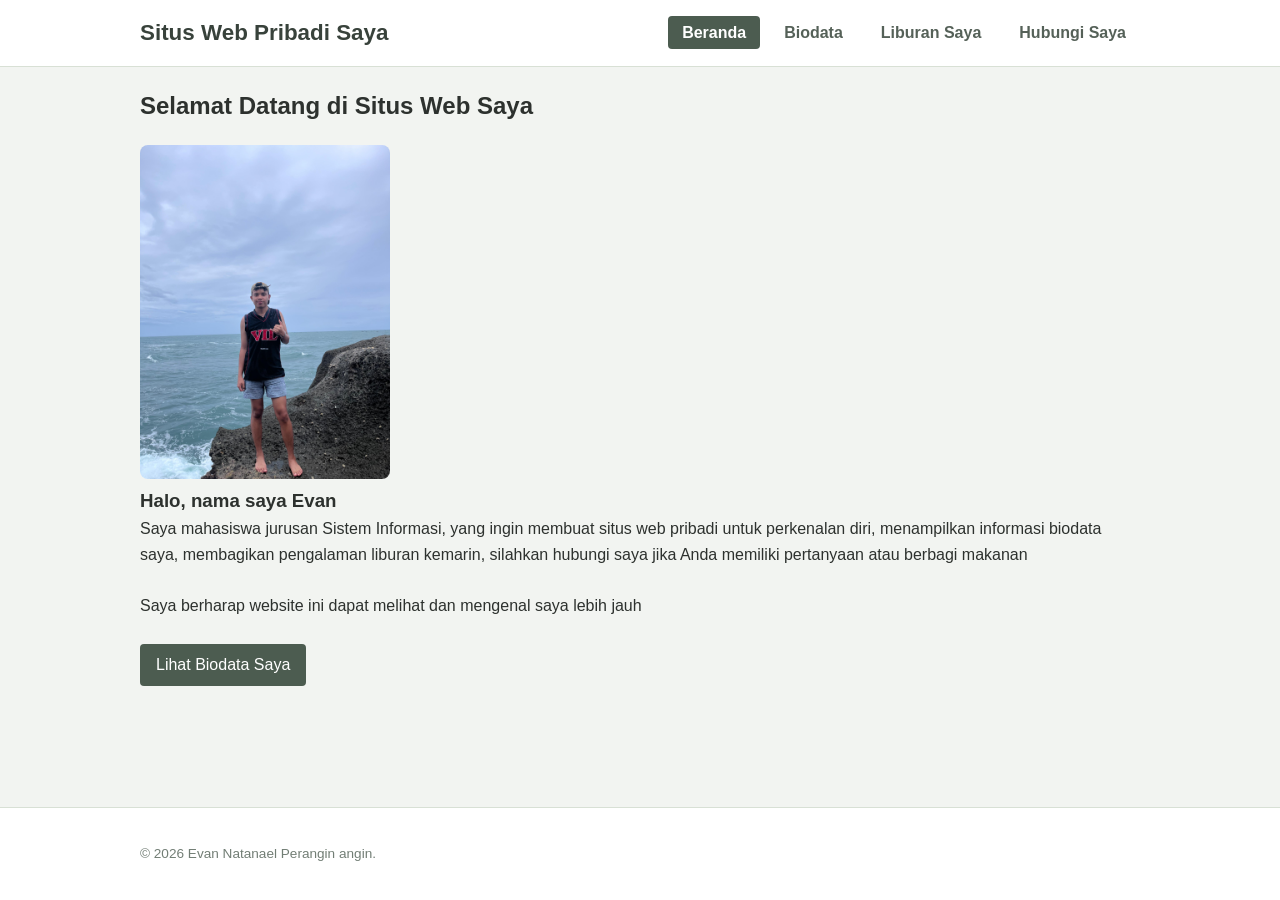
<file: index.html>
<!DOCTYPE html>
<html lang="id">
<head>
    <meta charset="UTF-8">
    <meta name="viewport" content="width=device-width, initial-scale=1.0">
    <title>Beranda - Evan Natanael Perangin angin</title>
    <link rel="stylesheet" href="style.css">
</head>
<body>

    <header class="site-header">
        <div class="container header-container">
            <div class="logo">
                <a href="index.html">Situs Web Pribadi Saya</a>
            </div>
            <nav class="main-nav">
                <ul>
                    <li><a href="index.html" class="active">Beranda</a></li>
                    <li><a href="biodata.html">Biodata</a></li>
                    <li><a href="myHoliday.html">Liburan Saya</a></li>
                    <li><a href="contact.html">Hubungi Saya</a></li>
                </ul>
            </nav>
        </div>
    </header>

    <main class="container page-content">
        <div class="konten">
            <h2>Selamat Datang di Situs Web Saya</h2>

            <div class="layout-biodata" style="margin-top: 20px;">
                <div>
                    <img src="foto-evan.jpeg" alt="Foto Evan Natanael Perangin angin" class="foto-profil" style="max-width: 250px; width: 100%; height: auto; border-radius: 8px;">
                </div>
                <div>
                    <h3>Halo, nama saya Evan </h3>
                    <p>Saya mahasiswa jurusan Sistem Informasi, yang ingin membuat situs web pribadi untuk perkenalan diri, menampilkan informasi biodata saya, membagikan pengalaman liburan kemarin, silahkan hubungi saya jika Anda memiliki pertanyaan atau berbagi makanan</p>
                    <br>
                    <p>Saya berharap website ini dapat melihat dan mengenal saya lebih jauh</p>
                    <br>
                    <a href="biodata.html" class="tombol">Lihat Biodata Saya</a>
                </div>
            </div>
        </div>
    </main>

    <footer class="site-footer">
        <div class="container footer-container">
            <p>&copy; 2026 Evan Natanael Perangin angin.</p>
        </div>
    </footer>

</body>
</html>
</file>
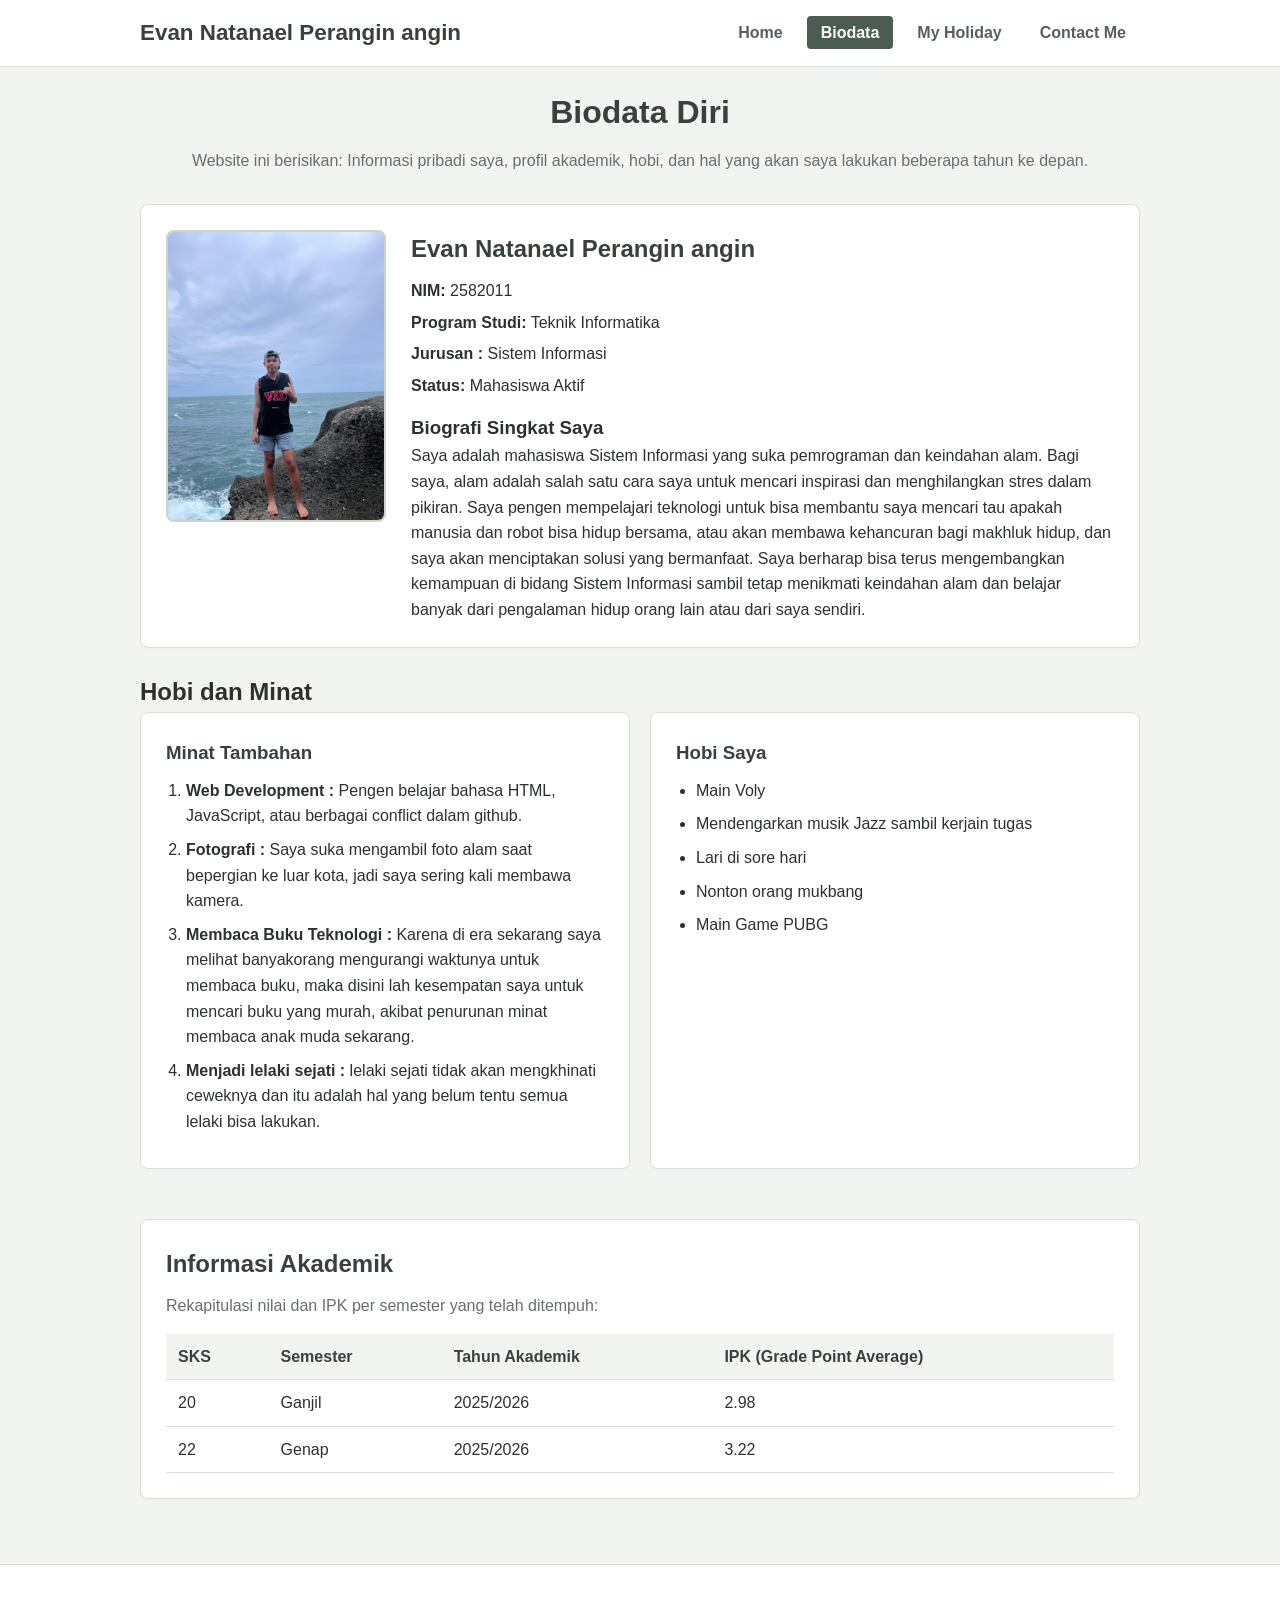
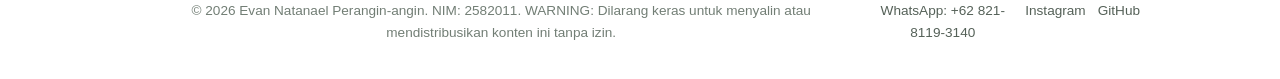
<file: biodata.html>
<!DOCTYPE html>
<html lang="id">
<head>
    <meta charset="UTF-8">
    <meta name="viewport" content="width=device-width, initial-scale=1.0">
    <title>Biodata - Evan Natanael Perangin angin</title>
    <link rel="stylesheet" href="style.css">
</head>
<body>

    <header class="site-header">
        <div class="container header-container">
            <div class="logo">
                <a href="index.html">Evan Natanael Perangin angin</a>
            </div>
            <nav class="main-nav">
                <ul>
                    <li><a href="index.html">Home</a></li>
                    <li><a href="biodata.html" class="active">Biodata</a></li>
                    <li><a href="myHoliday.html">My Holiday</a></li>
                    <li><a href="contact.html">Contact Me</a></li>
                </ul>
            </nav>
        </div>
    </header>

    <main class="container page-content">
        <section class="page-header">
            <h1>Biodata Diri</h1>
            <p>Website ini berisikan: Informasi pribadi saya, profil akademik, hobi, dan hal yang akan saya lakukan beberapa tahun ke depan.</p>
        </section>

        <section class="bio-section">
            <div class="bio-grid">
                <div class="profile-photo-wrapper">
                    <img src="foto-evan.jpeg" alt="Foto Evan" class="profile-photo" width="200">
                </div>
                <div class="bio-details">
                    <h2>Evan Natanael Perangin angin</h2>
                    <ul class="info-list">
                        <li><strong>NIM:</strong> 2582011</li>
                        <li><strong>Program Studi:</strong> Teknik Informatika</li>
                        <li><strong>Jurusan : </strong> Sistem Informasi</li>
                        <li><strong>Status:</strong> Mahasiswa Aktif</li>
                    </ul>
                    <h3>Biografi Singkat Saya</h3>
                    <p>Saya adalah mahasiswa Sistem Informasi yang suka pemrograman dan keindahan alam. Bagi saya, alam adalah salah satu cara saya untuk mencari inspirasi dan menghilangkan stres dalam pikiran. 
                        Saya pengen mempelajari teknologi untuk bisa membantu saya mencari tau apakah manusia dan robot bisa hidup bersama, atau akan membawa kehancuran bagi makhluk hidup, dan saya akan menciptakan solusi yang bermanfaat. 
                        Saya berharap bisa terus mengembangkan kemampuan di bidang Sistem Informasi sambil tetap menikmati keindahan alam dan belajar banyak dari pengalaman hidup orang lain atau dari saya sendiri. </p>
                </div>
            </div>
        </section>

        <section class="hobbies-section">
            <h2>Hobi dan Minat</h2>
            <div class="hobbies-grid">
                <div class="hobby-box">
                    <h3>Minat Tambahan</h3>
                    <ol>
                        <li><strong>Web Development :</strong> Pengen belajar bahasa HTML, JavaScript, atau berbagai conflict dalam github.</li>
                        <li><strong>Fotografi :</strong> Saya suka mengambil foto alam saat bepergian ke luar kota, jadi saya sering kali membawa kamera.</li>
                        <li><strong>Membaca Buku Teknologi :</strong> Karena di era sekarang saya melihat banyakorang mengurangi waktunya untuk membaca buku, maka disini lah kesempatan saya untuk mencari buku yang murah, akibat penurunan minat membaca anak muda sekarang.</li>
                        <li><strong>Menjadi lelaki sejati :</strong> lelaki sejati tidak akan mengkhinati ceweknya dan itu adalah hal yang belum tentu semua lelaki bisa lakukan. </li>
                    </ol>
                </div>
                <div class="hobby-box">
                    <h3>Hobi Saya</h3>
                    <ul>
                        <li>Main Voly </li>
                        <li>Mendengarkan musik Jazz sambil kerjain tugas</li>
                        <li>Lari di sore hari </li>
                        <li>Nonton orang mukbang </li>
                        <li>Main Game PUBG </li>
                    </ul>
                </div>
            </div>
        </section>

        <section class="academic-section">
            <h2>Informasi Akademik</h2>
            <p>Rekapitulasi nilai dan IPK per semester yang telah ditempuh:</p>

            <div class="table-responsive">
                <table class="academic-table">
                    <thead>
                        <tr>
                            <th> SKS</th>
                            <th> Semester</th>
                            <th> Tahun Akademik</th>
                            <th> IPK (Grade Point Average)</th>
                        </tr>
                    </thead>
                    <tbody>
                        <tr>
                            <td> 20 </td>
                            <td> Ganjil </td>
                            <td> 2025/2026 </td>
                            <td> 2.98 </td>
                        </tr>
                        <tr>
                            <td> 22 </td>
                            <td> Genap </td>
                            <td> 2025/2026 </td>
                            <td> 3.22 </td>
                        </tr>
                    </tbody>
                </table>
            </div>
        </section>
    </main>

    <footer class="site-footer">
        <div class="container footer-container">
            <p>&copy; 2026 Evan Natanael Perangin-angin. NIM: 2582011. WARNING: Dilarang keras untuk menyalin atau mendistribusikan konten ini tanpa izin.</p>
            <div class="social-links">
                <a href="https://wa.me/6282181193140" target="_blank" rel="noopener">WhatsApp: +62 821-8119-3140</a>
                <a href="https://instagram.com/evann_nangin" target="_blank" rel="noopener">Instagram</a>
                <a href="https://github.com/evan-2582011" target="_blank" rel="noopener">GitHub</a>
            </div>
        </div>
    </footer>

</body>
</html>
</file>
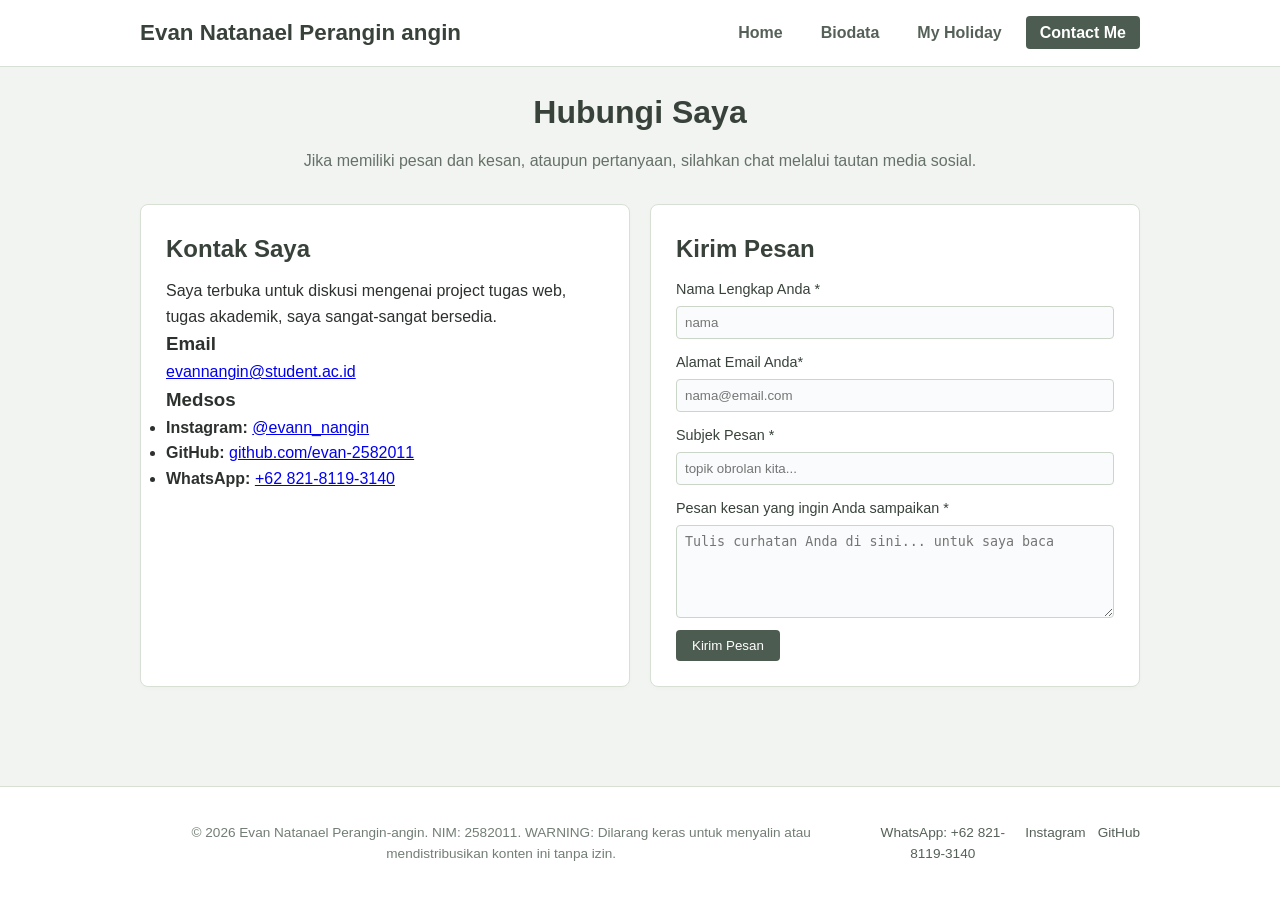
<file: contact.html>
<!DOCTYPE html>
<html lang="id">
<head>
    <meta charset="UTF-8">
    <meta name="viewport" content="width=device-width, initial-scale=1.0">
    <title>Contact Me - Evan Natanael Perangin angin</title>
    <link rel="stylesheet" href="style.css">
</head>
<body>

    <header class="site-header">
        <div class="container header-container">
            <div class="logo">
                <a href="index.html">Evan Natanael Perangin angin</a>
            </div>
            <nav class="main-nav">
                <ul>
                    <li><a href="index.html">Home</a></li>
                    <li><a href="biodata.html">Biodata</a></li>
                    <li><a href="myHoliday.html">My Holiday</a></li>
                    <li><a href="contact.html" class="active">Contact Me</a></li>
                </ul>
            </nav>
        </div>
    </header>

    <main class="container page-content">
        <section class="page-header">
            <h1>Hubungi Saya</h1>
            <p>Jika memiliki pesan dan kesan, ataupun pertanyaan, silahkan chat melalui tautan media sosial.</p>
        </section>

        <section class="contact-grid">

            <div class="contact-info">
                <h2>Kontak Saya</h2>
                <p>Saya terbuka untuk diskusi mengenai project tugas web, tugas akademik, saya sangat-sangat bersedia.</p>

                <h3>Email</h3>
                <p><a href="mailto:evannangin@student.ac.id">evannangin@student.ac.id</a></p>

                <h3>Medsos</h3>
                <ul>
                    <li><b>Instagram:</b> <a href="https://instagram.com/evann_nangin" target="_blank">@evann_nangin</a></li>
                    <li><b>GitHub:</b> <a href="https://github.com/evan-2582011" target="_blank">github.com/evan-2582011</a></li>
                    <li><b>WhatsApp:</b> <a href="https://wa.me/6282181193140" target="_blank">+62 821-8119-3140</a></li>
                </ul>
            </div>

            <div class="contact-form-wrapper">
                <h2>Kirim Pesan</h2>
                <form action="mailto:2582011@unai.edu" method="post" enctype="text/plain">
                    
                    <div class="form-group">
                        <label for="fullName">Nama Lengkap Anda *</label>
                        <input type="text" id="fullName" name="fullName" placeholder="nama" required>
                    </div>

                    <div class="form-group">
                        <label for="email">Alamat Email Anda*</label>
                        <input type="email" id="email" name="email" placeholder="nama@email.com" required>
                    </div>

                    <div class="form-group">
                        <label for="subject">Subjek Pesan *</label>
                        <input type="text" id="subject" name="subject" placeholder="topik obrolan kita..." required>
                    </div>

                    <div class="form-group">
                        <label for="message">Pesan kesan yang ingin Anda sampaikan *</label>
                        <textarea id="message" name="message" rows="5" placeholder="Tulis curhatan Anda di sini... untuk saya baca" required></textarea>
                    </div>

                    <button type="submit" class="btn-submit">Kirim Pesan</button>

                </form>
            </div>

        </section>
    </main>

    <footer class="site-footer">
        <div class="container footer-container">
            <p>&copy; 2026 Evan Natanael Perangin-angin. NIM: 2582011. WARNING: Dilarang keras untuk menyalin atau mendistribusikan konten ini tanpa izin.</p>
            <div class="social-links">
                <a href="https://wa.me/6282181193140" target="_blank">WhatsApp: +62 821-8119-3140</a>
                <a href="https://instagram.com/evann_nangin" target="_blank">Instagram</a>
                <a href="https://github.com/evan-2582011" target="_blank">GitHub</a>
            </div>
        </div>
    </footer>

</body>
</html>
</file>
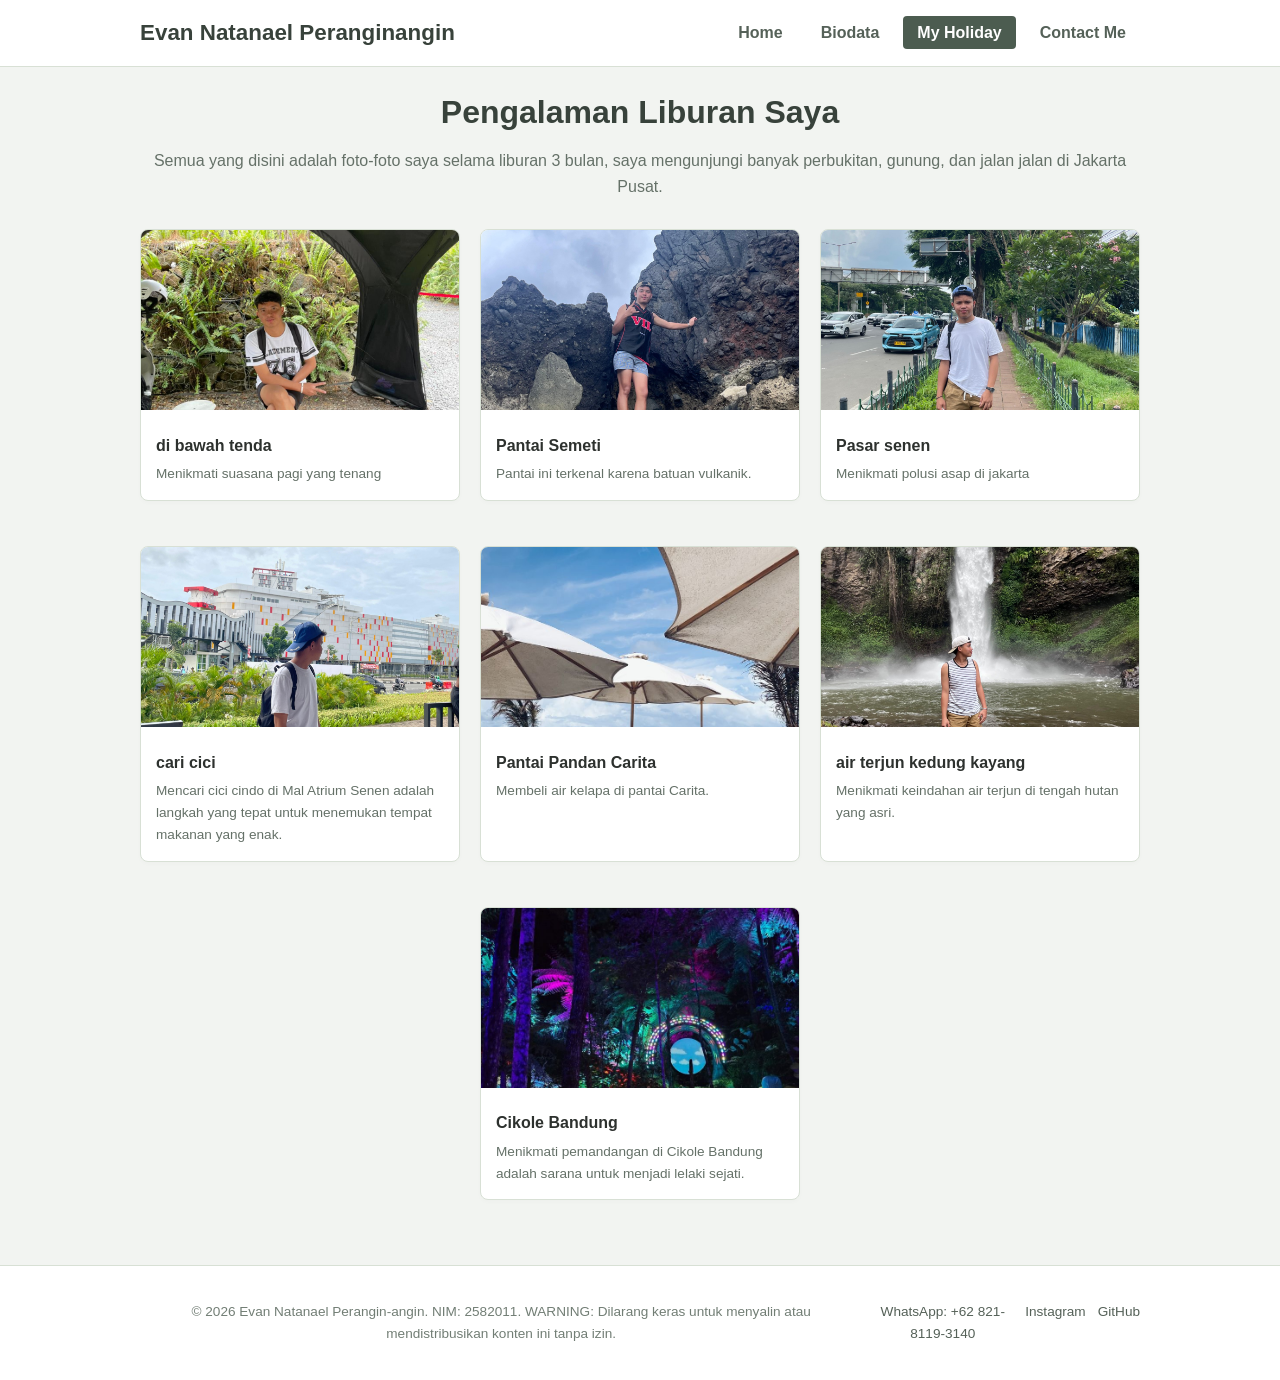
<file: myHoliday.html>
<!DOCTYPE html>
<html lang="id">
<head>
    <meta charset="UTF-8">
    <meta name="viewport" content="width=device-width, initial-scale=1.0">
    <title>My Holiday - Evan Natanael Peranginangin</title>
    <link rel="stylesheet" href="style.css">
</head>
<body>


    <header class="site-header">
        <div class="container header-container">
            <div class="logo">
                <a href="index.html">Evan Natanael Peranginangin</a>
            </div>
            <nav class="main-nav">
                <ul>
                    <li><a href="index.html">Home</a></li>
                    <li><a href="biodata.html">Biodata</a></li>
                    <li><a href="myHoliday.html" class="active">My Holiday</a></li>
                    <li><a href="contact.html">Contact Me</a></li>
                </ul>
            </nav>
        </div>
    </header>

    <main class="container page-content">
        <section class="page-header">
            <h1>Pengalaman Liburan Saya</h1>
            <p>Semua yang disini adalah foto-foto saya selama liburan 3 bulan, saya mengunjungi banyak perbukitan, gunung, dan jalan jalan di Jakarta Pusat.</p>
        </section>

        <section class="gallery-section">
            <div class="gallery-container">
                
                <figure class="gallery-item">
                    <img src="evan-1.jpeg" alt="di bawah tenda" class="gallery-img">
                    <figcaption class="gallery-caption">
                        <h3>di bawah tenda</h3>
                        <p>Menikmati suasana pagi yang tenang</p>
                    </figcaption>
                </figure>

                <figure class="gallery-item">
                    <img src="evan-2.jpeg" alt="Kemegahan Candi Borobudur" class="gallery-img">
                    <figcaption class="gallery-caption">
                        <h3>Pantai Semeti</h3>
                        <p>Pantai ini terkenal karena batuan vulkanik.</p>
                    </figcaption>
                </figure>

                <figure class="gallery-item">
                    <img src="evan-3.jpeg" alt="Jakarta senen" class="gallery-img">
                    <figcaption class="gallery-caption">
                        <h3>Pasar senen</h3>
                        <p>Menikmati polusi asap di jakarta</p>
                    </figcaption>
                </figure>

                <figure class="gallery-item">
                    <img src="evan-4.jpeg" alt="Mal Atrium Senen" class="gallery-img">
                    <figcaption class="gallery-caption">
                        <h3>cari cici </h3>
                        <p>Mencari cici cindo di Mal Atrium Senen adalah langkah yang tepat untuk menemukan tempat makanan yang enak.</p>
                    </figcaption>
                </figure>

                <figure class="gallery-item">
                    <img src="evan-5.jpg" alt="Pantai Pandan Carita" class="gallery-img">
                    <figcaption class="gallery-caption">
                        <h3>Pantai Pandan Carita</h3>
                        <p>Membeli air kelapa di pantai Carita.</p>
                    </figcaption>
                </figure>

                <figure class="gallery-item">
                    <img src="evan-6.jpeg" alt="air terjun kedung kayang" class="gallery-img">
                    <figcaption class="gallery-caption">
                        <h3>air terjun kedung kayang</h3>
                        <p>Menikmati keindahan air terjun di tengah hutan yang asri.</p>
                    </figcaption>
                </figure>

                <figure class="gallery-item">
                    <img src="evan-7.jpg" alt="Cikole Bandung" class="gallery-img">
                    <figcaption class="gallery-caption">
                        <h3>Cikole Bandung</h3>
                        <p>Menikmati pemandangan di Cikole Bandung adalah sarana untuk menjadi lelaki sejati.</p>
                    </figcaption>
                </figure>

            </div>
        </section>
    </main>

<footer class="site-footer">
        <div class="container footer-container">
            <p>&copy; 2026 Evan Natanael Perangin-angin. NIM: 2582011. WARNING: Dilarang keras untuk menyalin atau mendistribusikan konten ini tanpa izin.</p>
            <div class="social-links">
                <a href="https://wa.me/6282181193140" target="_blank" rel="noopener">WhatsApp: +62 821-8119-3140</a>
                <a href="https://instagram.com/evann_nangin" target="_blank" rel="noopener">Instagram</a>
                <a href="https://github.com/evan-2582011" target="_blank" rel="noopener">GitHub</a>
            </div>
        </div>
    </footer>

</body>
</html>
</file>
<file: style.css>
/* Tema Earthy & Natural (Menyesuaikan Warna Alam pada Foto Anda) */
* {
    box-sizing: border-box;
    margin: 0;
    padding: 0;
}

body {
    font-family: Arial, sans-serif;
    line-height: 1.6;
    color: #2d312e; /* Teks hijau gelap alami yang sangat jelas dan kontras */
    background-color: #f2f4f1; /* Latar belakang hijau muda abu-abu yang sangat lembut dan adem di mata */
    display: flex;
    flex-direction: column;
    min-height: 100vh;
}

main {
    flex: 1;
}

.container {
    width: 90%;
    max-width: 1000px;
    margin: 0 auto;
    padding: 20px 0;
}

.page-content {
    padding-top: 20px;
    padding-bottom: 40px;
}

.page-header {
    text-align: center;
    margin-bottom: 30px;
}

.page-header h1 {
    color: #38423b;
    font-size: 2rem;
    margin-bottom: 10px;
}

.page-header p {
    color: #657168;
}

/* Header & Navigasi */
.site-header {
    background-color: #ffffff;
    border-bottom: 1px solid #d8e0d5;
    position: sticky;
    top: 0;
    z-index: 100;
}

.header-container {
    display: flex;
    flex-direction: column;
    align-items: center;
    padding: 15px 0;
}

.logo a {
    font-size: 1.4rem;
    font-weight: bold;
    color: #38423b;
    text-decoration: none;
}

.main-nav ul {
    display: flex;
    list-style: none;
    gap: 10px;
    margin-top: 10px;
}

.main-nav a {
    text-decoration: none;
    color: #556158;
    font-weight: bold;
    padding: 8px 14px;
    border-radius: 4px;
}

.main-nav a:hover,
.main-nav a.active {
    background-color: #4c5c50; /* Warna hijau lumut natural */
    color: #ffffff;
}

/* Bagian Biodata & Konten */
.bio-grid, .hobby-box, .academic-section, .contact-info, .contact-form-wrapper, .gallery-item {
    background: #ffffff;
    padding: 25px;
    border-radius: 8px;
    border: 1px solid #d8e0d5;
    margin-bottom: 25px;
    box-shadow: 0 2px 5px rgba(0,0,0,0.02);
}

.bio-grid {
    display: flex;
    flex-direction: column;
    align-items: center;
    gap: 25px;
}

.profile-photo-wrapper {
    flex-shrink: 0;
}

.profile-photo {
    width: 220px;
    height: auto;
    border-radius: 8px;
    border: 2px solid #cbd5c8;
    object-fit: cover;
}

.bio-details h2, .hobby-box h3, .academic-section h2, .contact-info h2, .contact-form-wrapper h2 {
    color: #38423b;
    margin-bottom: 10px;
}

.info-list {
    list-style: none;
    margin-bottom: 15px;
}

.info-list li {
    margin-bottom: 6px;
}

/* Hobi & Minat */
.hobbies-grid {
    display: grid;
    grid-template-columns: 1fr;
    gap: 20px;
    margin-bottom: 25px;
}

.hobby-box ol, .hobby-box ul {
    padding-left: 20px;
}

.hobby-box li {
    margin-bottom: 8px;
}

/* Tabel Akademik */
.academic-section p {
    color: #657168;
    margin-bottom: 15px;
}

.table-responsive {
    overflow-x: auto;
}

.academic-table {
    width: 100%;
    border-collapse: collapse;
}

.academic-table th, 
.academic-table td {
    padding: 10px 12px;
    text-align: left;
    border-bottom: 1px solid #d8e0d5;
}

.academic-table th {
    background-color: #f1f4f0;
    color: #38423b;
}

/* Galeri MyHoliday */
.gallery-container {
    display: flex;
    flex-wrap: wrap;
    justify-content: center;
    gap: 20px;
}

.gallery-item {
    flex: 1 1 250px;
    max-width: 320px;
    padding: 0;
    overflow: hidden;
}

.gallery-img {
    width: 100%;
    height: 180px;
    object-fit: cover;
}

.gallery-caption {
    padding: 15px;
}

.gallery-caption h3 {
    font-size: 1rem;
    margin-bottom: 5px;
}

.gallery-caption p {
    color: #657168;
    font-size: 0.85rem;
}

/* Kontak Form */
.contact-grid {
    display: grid;
    grid-template-columns: 1fr;
    gap: 20px;
}

.form-group {
    display: flex;
    flex-direction: column;
    gap: 5px;
    margin-bottom: 12px;
}

.form-group label {
    font-size: 0.9rem;
    color: #38423b;
}

.form-group input,
.form-group textarea {
    width: 100%;
    padding: 8px;
    background-color: #fafbfc;
    border: 1px solid #cbd5c8;
    color: #2d312e;
    border-radius: 4px;
}

.btn-submit, .btn-primary, .tombol {
    background-color: #4c5c50;
    color: #ffffff;
    padding: 8px 16px;
    border: none;
    border-radius: 4px;
    cursor: pointer;
    text-decoration: none;
    display: inline-block;
}

.btn-submit:hover, .btn-primary:hover, .tombol:hover {
    background-color: #3c4a40;
}

/* Footer */
.site-footer {
    background-color: #ffffff;
    border-top: 1px solid #d8e0d5;
    padding: 15px 0;
    margin-top: auto;
}

.footer-container {
    display: flex;
    flex-direction: column;
    align-items: center;
    gap: 10px;
    text-align: center;
    font-size: 0.85rem;
    color: #727e75;
}

.social-links {
    display: flex;
    gap: 12px;
}

.social-links a {
    color: #556158;
    text-decoration: none;
}

/* Responsive Desktop Sederhana */
@media (min-width: 768px) {
    .header-container {
        flex-direction: row;
        justify-content: space-between;
    }

    .main-nav ul {
        margin-top: 0;
    }

    .bio-grid {
        flex-direction: row;
        align-items: flex-start;
    }

    .hobbies-grid {
        grid-template-columns: 1fr 1fr;
    }

    .contact-grid {
        grid-template-columns: 1fr 1fr;
    }

    .footer-container {
        flex-direction: row;
        justify-content: space-between;
    }
}
</file>
